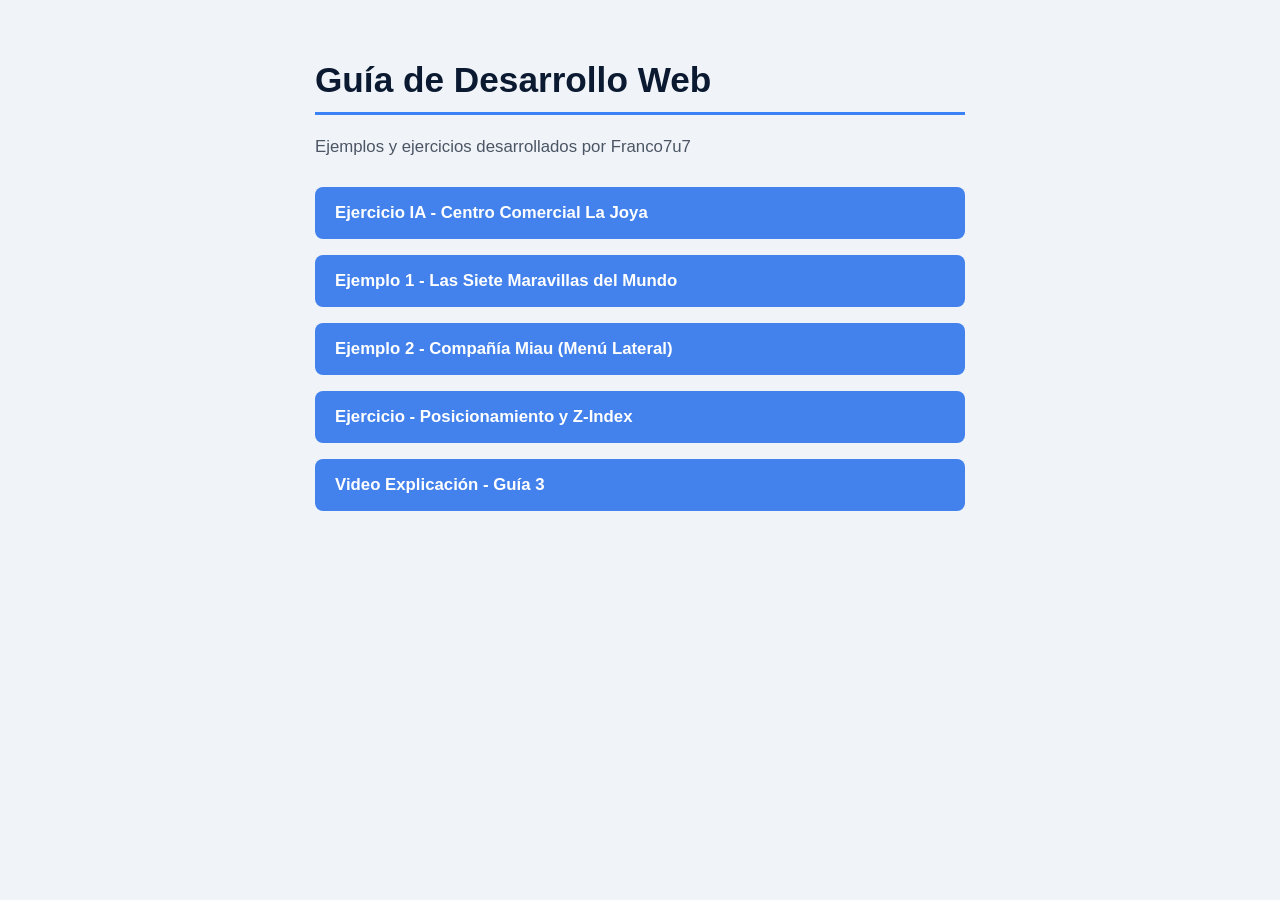
<file: index.html>
<!DOCTYPE html>
<html lang="es">
<head>
    <meta charset="UTF-8">
    <meta name="viewport" content="width=device-width, initial-scale=1.0">
    <title>Guía de Desarrollo Web</title>
    <style>
        * {
            box-sizing: border-box;
            margin: 0;
            padding: 0;
        }

        body {
            background-color: #f0f4f9;
            font-family: -apple-system, BlinkMacSystemFont, "Segoe UI", Roboto, Helvetica, Arial, sans-serif;
            color: #1a2530;
            padding: 60px 20px;
        }

        .contenedor {
            max-width: 650px;
            margin: 0 auto;
        }

        h1 {
            font-size: 2.2rem;
            font-weight: 800;
            color: #0b1a30;
            margin-bottom: 12px;
        }

        .linea-separadora {
            height: 3px;
            background-color: #3b82f6;
            width: 100%;
            margin-bottom: 22px;
        }

        .subtitulo {
            font-size: 1.05rem;
            color: #4b5563;
            margin-bottom: 30px;
        }

        .lista-enlaces {
            display: flex;
            flex-direction: column;
            gap: 16px;
        }

        .btn-enlace {
            display: block;
            background-color: #4382ec;
            color: #ffffff;
            text-decoration: none;
            font-weight: 700;
            font-size: 1.05rem;
            padding: 16px 20px;
            border-radius: 8px;
            transition: background-color 0.2s ease, transform 0.1s ease;
        }

        .btn-enlace:hover {
            background-color: #2b6cb0;
            transform: translateY(-1px);
        }

        .btn-enlace:active {
            transform: translateY(0);
        }
    </style>
</head>
<body>

    <main class="contenedor">
        <h1>Guía de Desarrollo Web</h1>
        <div class="linea-separadora"></div>
        <p class="subtitulo">Ejemplos y ejercicios desarrollados por Franco7u7</p>

        <nav class="lista-enlaces">
            <a href="la-joya/index.html" class="btn-enlace">Ejercicio IA - Centro Comercial La Joya</a>
            <a href="ejemplo1/Primero.html" class="btn-enlace">Ejemplo 1 - Las Siete Maravillas del Mundo</a>
            <a href="ejemplo2/Segundo.html" class="btn-enlace">Ejemplo 2 - Compañía Miau (Menú Lateral)</a>
            <a href="ejercicio/ejercicio.html" class="btn-enlace">Ejercicio - Posicionamiento y Z-Index</a>
            <a href="https://youtu.be/njOSEkPHaE8" class="btn-enlace" target="_blank" rel="noopener noreferrer">Video Explicación - Guía 3</a>
        </nav>
    </main>

</body>
</html>
</file>
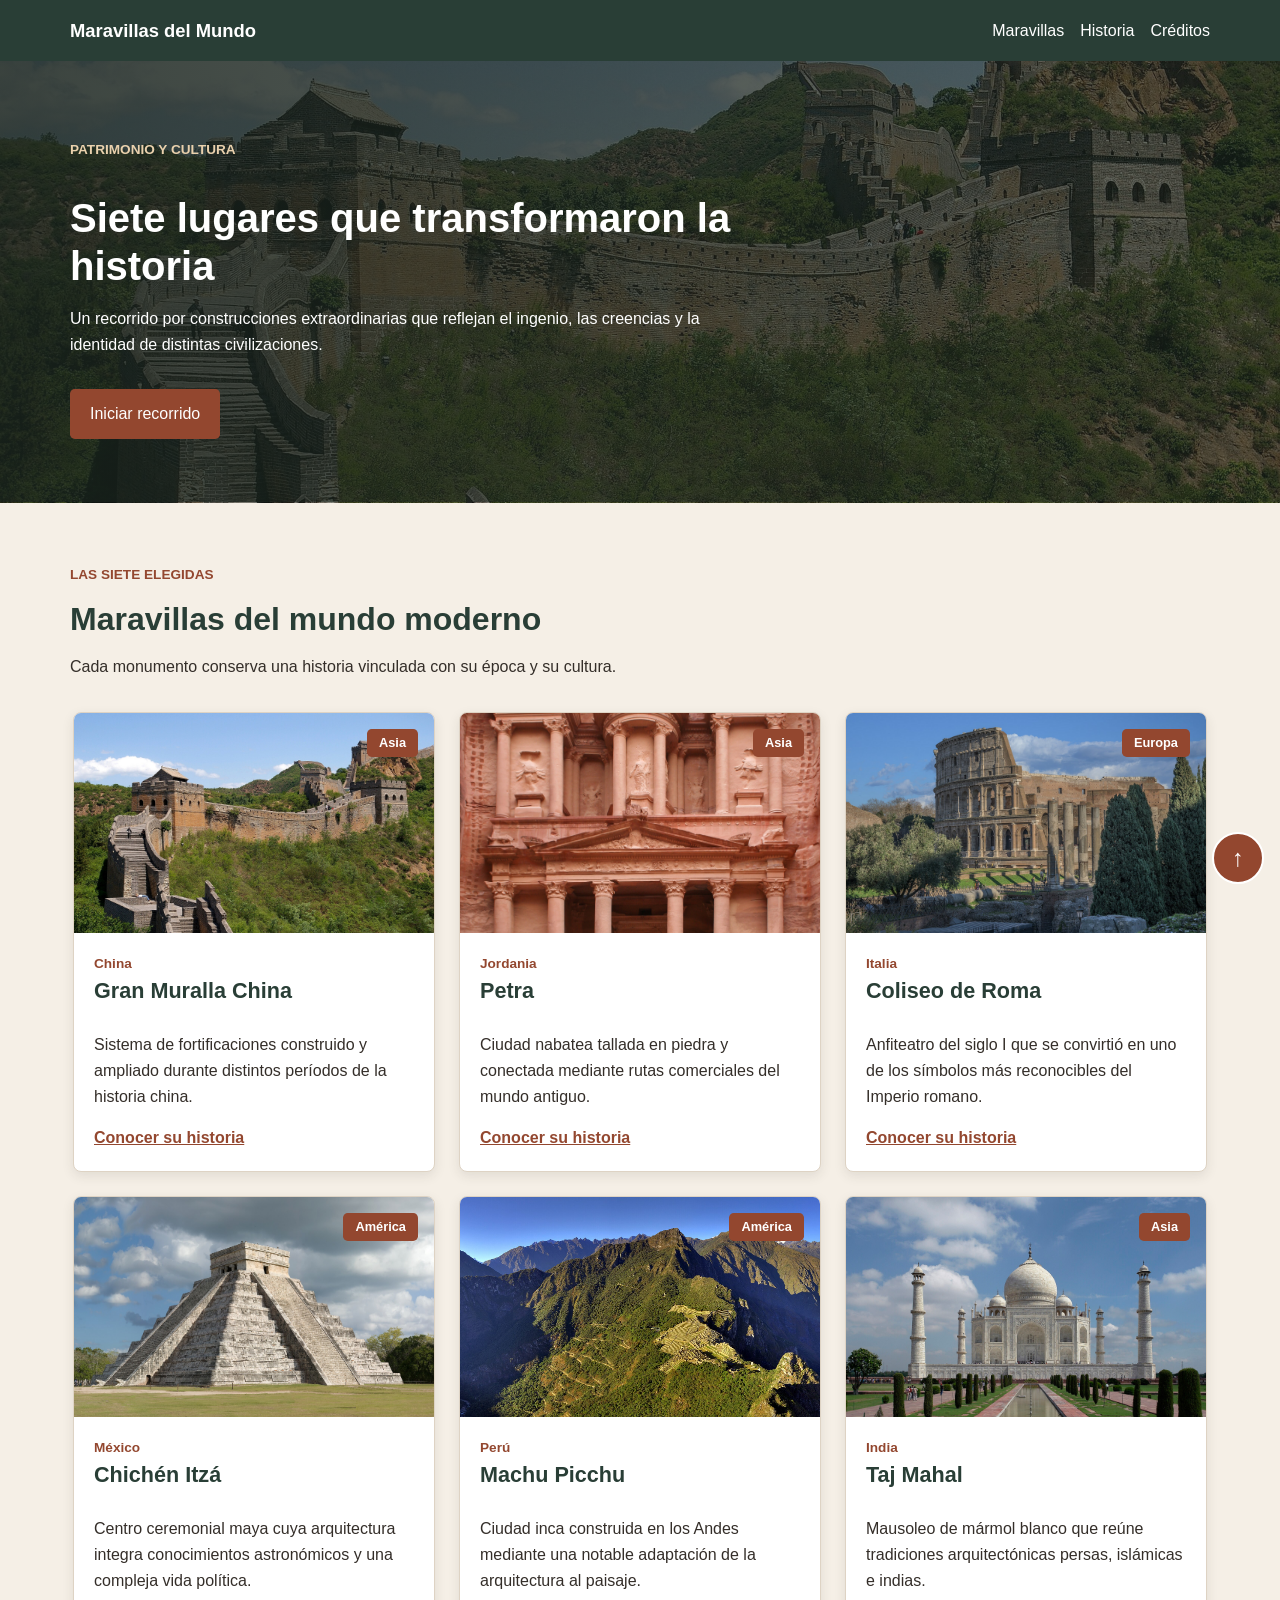
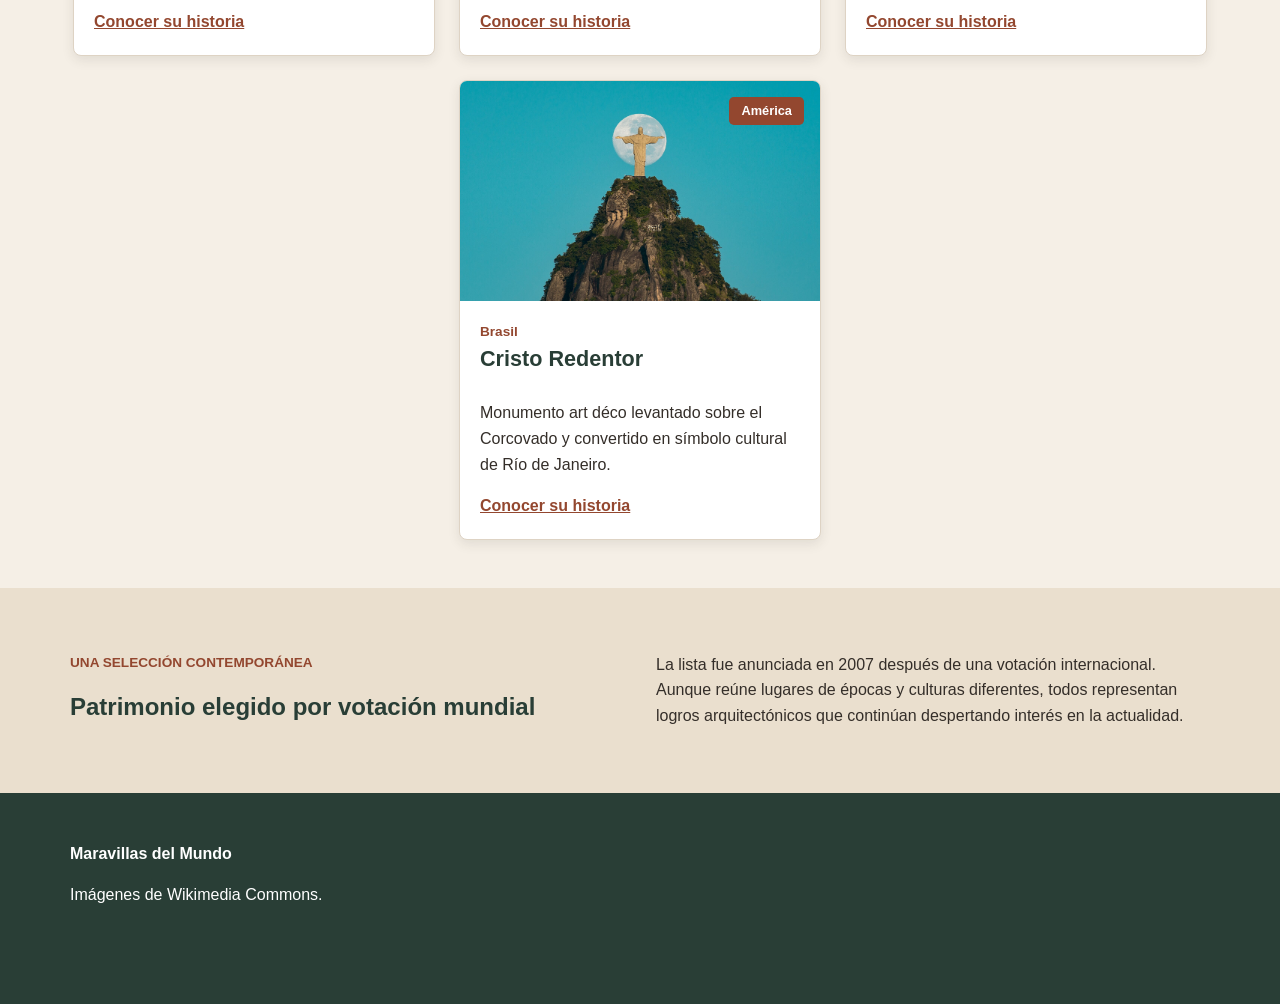
<file: ejemplo1/Primero.html>
<!DOCTYPE html>
<html lang="es">
<head>
    <meta charset="UTF-8">
    <meta name="viewport" content="width=device-width, initial-scale=1.0">
    <meta name="description" content="Recorrido visual por las siete maravillas del mundo moderno.">
    <title>Maravillas del Mundo</title>
    <link rel="stylesheet" href="css/style.css">
</head>
<body id="inicio">
    <header class="encabezado-principal">
        <div class="contenedor barra-navegacion">
            <a class="marca" href="#inicio">Maravillas del Mundo</a>
            <nav aria-label="Navegación principal">
                <ul class="menu">
                    <li><a href="#maravillas">Maravillas</a></li>
                    <li><a href="#historia">Historia</a></li>
                    <li><a href="#creditos">Créditos</a></li>
                </ul>
            </nav>
        </div>
    </header>

    <main>
        <section class="presentacion">
            <div class="contenedor presentacion-contenido">
                <p class="sobretitulo">Patrimonio y cultura</p>
                <h1>Siete lugares que transformaron la historia</h1>
                <p>
                    Un recorrido por construcciones extraordinarias que reflejan el ingenio,
                    las creencias y la identidad de distintas civilizaciones.
                </p>
                <a class="boton-principal" href="#maravillas">Iniciar recorrido</a>
            </div>
        </section>

        <section id="maravillas" class="seccion-maravillas contenedor">
            <header class="titulo-seccion">
                <p class="sobretitulo">Las siete elegidas</p>
                <h2>Maravillas del mundo moderno</h2>
                <p>Cada monumento conserva una historia vinculada con su época y su cultura.</p>
            </header>

            <div class="maravillas">
                <article class="maravilla">
                    <div class="maravilla-imagen">
                        <span class="continente">Asia</span>
                        <img src="images/gran-muralla-china.jpg" alt="Tramo de la Gran Muralla China entre montañas">
                    </div>
                    <div class="maravilla-contenido">
                        <p class="ubicacion">China</p>
                        <h3>Gran Muralla China</h3>
                        <p>Sistema de fortificaciones construido y ampliado durante distintos períodos de la historia china.</p>
                        <a href="https://whc.unesco.org/en/list/438/" target="_blank" rel="noopener noreferrer">Conocer su historia</a>
                    </div>
                </article>

                <article class="maravilla">
                    <div class="maravilla-imagen">
                        <span class="continente">Asia</span>
                        <img src="images/petra.jpg" alt="Fachada de Al Khazneh excavada en la roca de Petra">
                    </div>
                    <div class="maravilla-contenido">
                        <p class="ubicacion">Jordania</p>
                        <h3>Petra</h3>
                        <p>Ciudad nabatea tallada en piedra y conectada mediante rutas comerciales del mundo antiguo.</p>
                        <a href="https://whc.unesco.org/en/list/326/" target="_blank" rel="noopener noreferrer">Conocer su historia</a>
                    </div>
                </article>

                <article class="maravilla">
                    <div class="maravilla-imagen">
                        <span class="continente">Europa</span>
                        <img src="images/coliseo-roma.jpg" alt="Vista exterior del Coliseo y el Foro Romano">
                    </div>
                    <div class="maravilla-contenido">
                        <p class="ubicacion">Italia</p>
                        <h3>Coliseo de Roma</h3>
                        <p>Anfiteatro del siglo I que se convirtió en uno de los símbolos más reconocibles del Imperio romano.</p>
                        <a href="https://whc.unesco.org/en/list/91/" target="_blank" rel="noopener noreferrer">Conocer su historia</a>
                    </div>
                </article>

                <article class="maravilla">
                    <div class="maravilla-imagen">
                        <span class="continente">América</span>
                        <img src="images/chichen-itza.jpg" alt="Templo de Kukulkán en Chichén Itzá">
                    </div>
                    <div class="maravilla-contenido">
                        <p class="ubicacion">México</p>
                        <h3>Chichén Itzá</h3>
                        <p>Centro ceremonial maya cuya arquitectura integra conocimientos astronómicos y una compleja vida política.</p>
                        <a href="https://whc.unesco.org/en/list/483/" target="_blank" rel="noopener noreferrer">Conocer su historia</a>
                    </div>
                </article>

                <article class="maravilla">
                    <div class="maravilla-imagen">
                        <span class="continente">América</span>
                        <img src="images/machu-picchu.jpg" alt="Ciudadela de Machu Picchu entre montañas">
                    </div>
                    <div class="maravilla-contenido">
                        <p class="ubicacion">Perú</p>
                        <h3>Machu Picchu</h3>
                        <p>Ciudad inca construida en los Andes mediante una notable adaptación de la arquitectura al paisaje.</p>
                        <a href="https://whc.unesco.org/en/list/274/" target="_blank" rel="noopener noreferrer">Conocer su historia</a>
                    </div>
                </article>

                <article class="maravilla">
                    <div class="maravilla-imagen">
                        <span class="continente">Asia</span>
                        <img src="images/taj-mahal.jpg" alt="Taj Mahal visto desde sus jardines">
                    </div>
                    <div class="maravilla-contenido">
                        <p class="ubicacion">India</p>
                        <h3>Taj Mahal</h3>
                        <p>Mausoleo de mármol blanco que reúne tradiciones arquitectónicas persas, islámicas e indias.</p>
                        <a href="https://whc.unesco.org/en/list/252/" target="_blank" rel="noopener noreferrer">Conocer su historia</a>
                    </div>
                </article>

                <article class="maravilla">
                    <div class="maravilla-imagen">
                        <span class="continente">América</span>
                        <img src="images/cristo-redentor.jpg" alt="Cristo Redentor sobre el cerro del Corcovado">
                    </div>
                    <div class="maravilla-contenido">
                        <p class="ubicacion">Brasil</p>
                        <h3>Cristo Redentor</h3>
                        <p>Monumento art déco levantado sobre el Corcovado y convertido en símbolo cultural de Río de Janeiro.</p>
                        <a href="https://whc.unesco.org/en/list/1100/" target="_blank" rel="noopener noreferrer">Conocer su historia</a>
                    </div>
                </article>
            </div>
        </section>

        <section id="historia" class="seccion-historia">
            <div class="contenedor historia-contenido">
                <div>
                    <p class="sobretitulo">Una selección contemporánea</p>
                    <h2>Patrimonio elegido por votación mundial</h2>
                </div>
                <p>
                    La lista fue anunciada en 2007 después de una votación internacional.
                    Aunque reúne lugares de épocas y culturas diferentes, todos
                    representan logros arquitectónicos que continúan despertando interés en la
                    actualidad.
                </p>
            </div>
        </section>
    </main>

    <a class="volver-arriba" href="#inicio" aria-label="Volver al inicio">↑</a>

    <footer id="creditos" class="pie-pagina">
        <div class="contenedor pie-contenido">
            <p><strong>Maravillas del Mundo</strong></p>
            <p>Imágenes de Wikimedia Commons.</p>
        </div>
    </footer>
</body>
</html>
</file>
<file: ejemplo1/css/style.css>
:root {
    --color-texto: #342e29;
    --color-fondo: #f5efe6;
    --color-principal: #293e36;
    --color-acento: #93472f;
    --color-superficie: #ffffff;
    --color-contraste: #ead1ad;
    --color-borde: #ded3c4;
    --color-fondo-secundario: #eadfce;
    --color-capa-inicial: rgba(25, 35, 29, 0.85);
    --color-capa-final: rgba(25, 35, 29, 0.65);
    --color-sombra: rgba(52, 46, 41, 0.10);
}


body {
    margin: 0;
    font-family: "Segoe UI", Arial, sans-serif;
    line-height: 1.6;
    color: var(--color-texto);
    background-color: var(--color-fondo);
}

.contenedor {
    width: 90%;
    max-width: 1140px;
    margin: 0 auto;
}

img {
    max-width: 100%;
}


h1, h2, h3 {
    line-height: 1.2;
}

h2, h3 {
    color: var(--color-principal);
}

a {
    color: var(--color-acento);
}

a:hover,
a:focus-visible {
    color: var(--color-principal);
}


.encabezado-principal {
    color: var(--color-superficie);
    background-color: var(--color-principal);
    position: sticky;
    top: 0;
    z-index: 10;
}

.barra-navegacion {
    display: flex;
    justify-content: space-between;
    align-items: center;
    flex-wrap: wrap;
    gap: 0.75rem 2rem;
    padding: 1rem 0;
}

.marca {
    color: var(--color-superficie);
    font-size: 1.15rem;
    font-weight: bold;
    text-decoration: none;
}

.menu {
    display: flex;
    flex-wrap: wrap;
    gap: 1rem;
    margin: 0;
    padding: 0;
    list-style: none;
}

.menu a {
    color: var(--color-superficie);
    text-decoration: none;
}

.menu a:hover,
.menu a:focus-visible {
    color: var(--color-contraste);
}


.presentacion {
    padding: 4rem 0;
    color: var(--color-superficie);
    background-color: var(--color-principal);
    background-image: 
        linear-gradient(
            to right,
            var(--color-capa-inicial),
            var(--color-capa-final)
        ),
        url("../images/gran-muralla-china.jpg");
    background-size: cover;
    background-position: center;
}

.presentacion h1 {
    max-width: 760px;
    margin-bottom: 1rem;
    font-size: 2.5rem;
}

.presentacion p {
    max-width: 640px;
}

.sobretitulo {
    font-size: 0.85rem;
    font-weight: bold;
    text-transform: uppercase;
    color: var(--color-acento);
}

.presentacion .sobretitulo {
    color: var(--color-contraste);
}

.boton-principal {
    display: inline-block;
    margin-top: 1rem;
    padding: 0.75rem 1.25rem;
    color: var(--color-superficie);
    background-color: var(--color-acento);
    border-radius: 0.3rem;
    text-decoration: none;
}

.boton-principal:hover,
.boton-principal:focus-visible {
    color: var(--color-principal);
    background-color: var(--color-contraste);
}


.seccion-maravillas {
    padding: 3rem 0;
}

.titulo-seccion {
    max-width: 680px;
    margin-bottom: 2rem;
}

.titulo-seccion h2 {
    margin: 0 0 0.75rem;
    font-size: 2rem;
}

.maravillas {
    display: flex;
    flex-wrap: wrap;
    justify-content: center;
    gap: 1.5rem;
}

.maravilla {
    flex: 1 1 300px;
    max-width: 360px;
    display: flex;
    flex-direction: column;
    background-color: var(--color-superficie);
    border: 1px solid var(--color-borde);
    border-radius: 0.5rem;
    box-shadow: 0 4px 12px var(--color-sombra);
    overflow: hidden;
}

.maravilla-imagen {
    position: relative;
}

.maravilla img {
    display: block;
    width: 100%;
    height: 220px;
    object-fit: cover;
}

.continente {
    position: absolute;
    top: 1rem;
    right: 1rem;
    z-index: 1;
    padding: 0.25rem 0.75rem;
    color: var(--color-superficie);
    background-color: var(--color-acento);
    border-radius: 0.3rem;
    font-size: 0.8rem;
    font-weight: bold;
}

.maravilla-contenido {
    display: flex;
    flex-direction: column;
    flex-grow: 1;
    padding: 1.25rem;
}

.ubicacion {
    margin: 0;
    font-size: 0.85rem;
    font-weight: bold;
    color: var(--color-acento);
}

.maravilla-contenido h3 {
    margin: 0.25rem 0 0.75rem;
    font-size: 1.35rem;
}

.maravilla-contenido a {
    font-weight: bold;
    margin-top: auto;
    align-self: flex-start;
}

.volver-arriba {
    position: fixed;
    right: 1rem;
    bottom: 1rem;
    z-index: 20;
    display: flex;
    justify-content: center;
    align-items: center;
    width: 48px;
    height: 48px;
    color: var(--color-superficie);
    background-color: var(--color-acento);
    border: 2px solid var(--color-superficie);
    border-radius: 50%;
    font-size: 1.5rem;
    text-decoration: none;
}


.seccion-historia {
    padding: 3rem 0;
    background-color: var(--color-fondo-secundario);
}

.historia-contenido {
    display: flex;
    flex-wrap: wrap;
    align-items: center;
    gap: 2rem;
}

.historia-contenido > * {
    flex: 1 1 300px;
}


.pie-pagina {
    padding: 2rem 0 5rem;
    color: var(--color-superficie);
    background-color: var(--color-principal);
}
</file>
